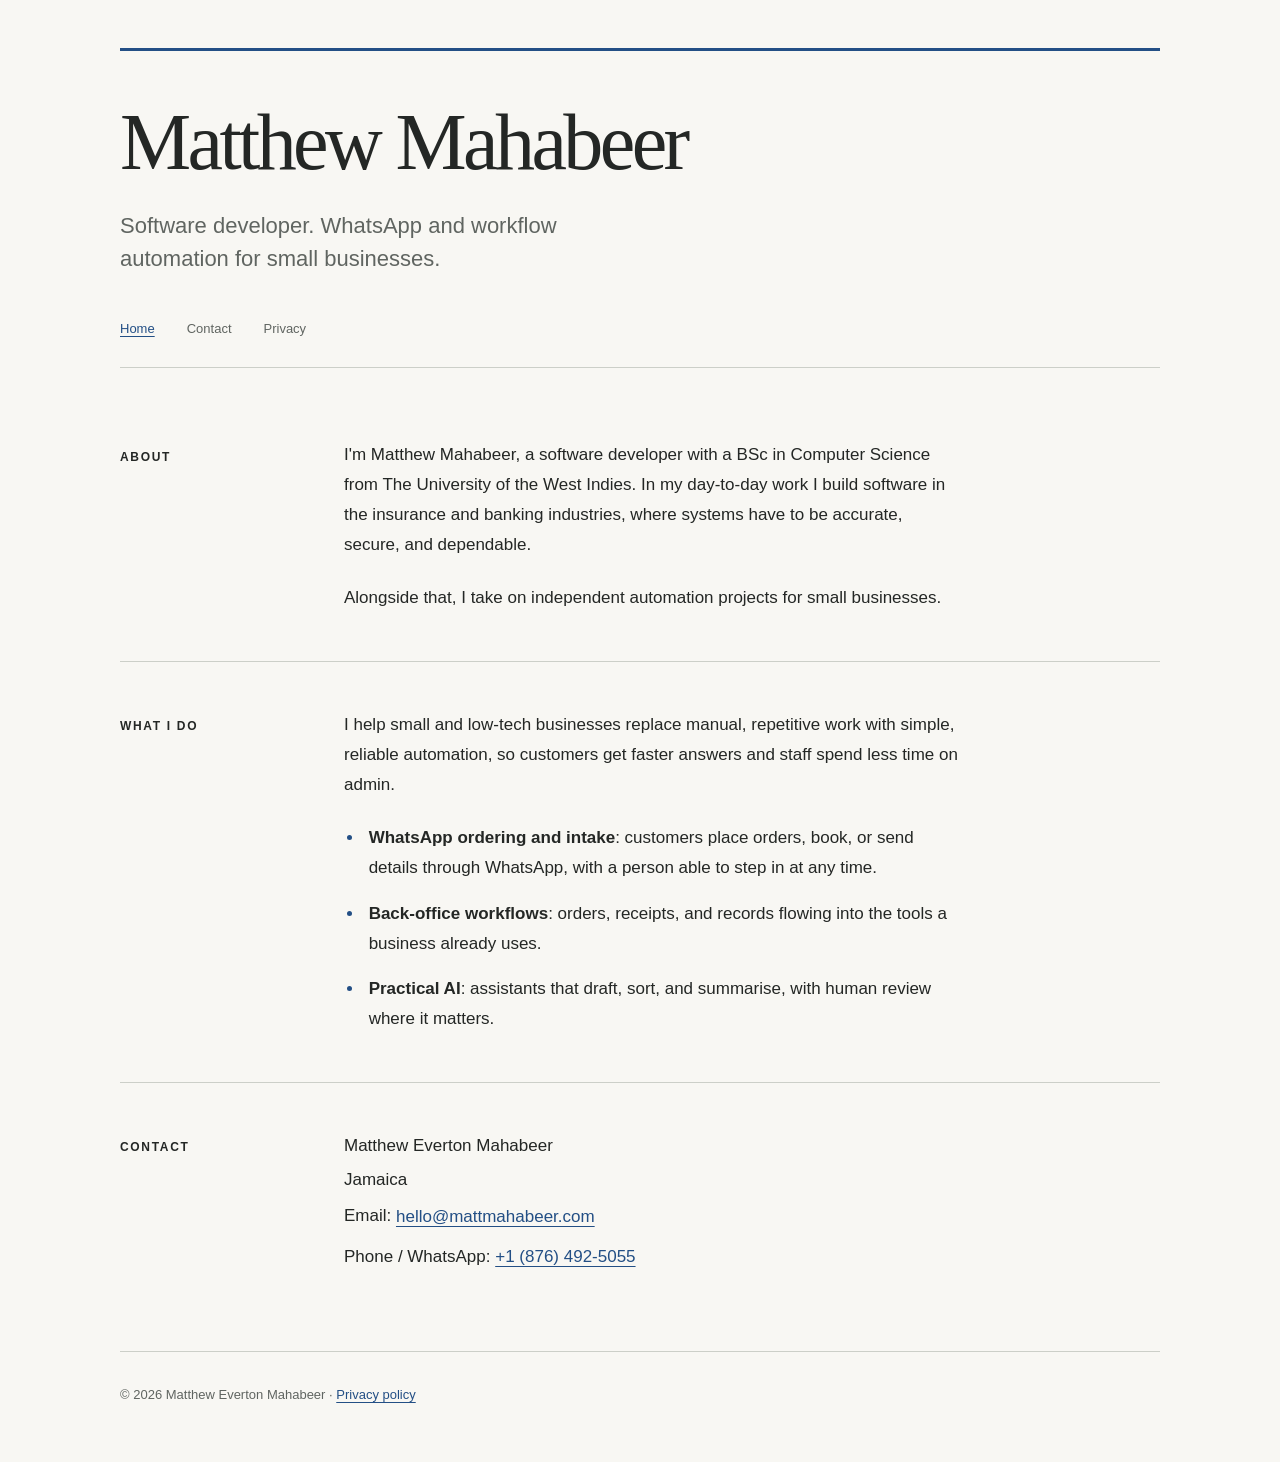
<file: index.html>
<!doctype html>
<html lang="en">
<head>
<meta charset="utf-8">
<meta name="viewport" content="width=device-width,initial-scale=1">
<title>Matthew Mahabeer — Workflow &amp; WhatsApp automation</title>
<meta name="description" content="Matthew Everton Mahabeer builds WhatsApp and workflow automation for small businesses in Jamaica.">
<meta name="theme-color" content="#f8f7f3" media="(prefers-color-scheme: light)">
<meta name="theme-color" content="#191d1c" media="(prefers-color-scheme: dark)">
<link rel="icon" type="image/svg+xml" href="data:image/svg+xml,%3Csvg xmlns='http://www.w3.org/2000/svg' viewBox='0 0 40 40'%3E%3Crect width='40' height='40' fill='%23234f85'/%3E%3Cpath d='M9 29V11h3l8 11 8-11h3v18h-4V18l-7 9-7-9v11z' fill='%23f8f7f3'/%3E%3C/svg%3E">
<link rel="stylesheet" href="style.css">
</head>
<body>
<header>
  <h1>Matthew Mahabeer</h1>
  <p class="lede">Software developer. WhatsApp and workflow automation for small businesses.</p>
  <nav aria-label="Main navigation"><a href="index.html" aria-current="page">Home</a><a href="#contact">Contact</a><a href="privacy.html">Privacy</a></nav>
</header>
<main>
  <section>
    <h2>About</h2>
    <div class="section-content">
  <p>I'm Matthew Mahabeer, a software developer with a BSc in Computer Science from The University of the West Indies. In my day-to-day work I build software in the insurance and banking industries, where systems have to be accurate, secure, and dependable.</p>
  <p>Alongside that, I take on independent automation projects for small businesses.</p>
    </div>
  </section>
  <section>
    <h2>What I do</h2>
    <div class="section-content">
  <p>I help small and low-tech businesses replace manual, repetitive work with simple, reliable automation, so customers get faster answers and staff spend less time on admin.</p>
  <ul>
    <li><strong>WhatsApp ordering and intake</strong>: customers place orders, book, or send details through WhatsApp, with a person able to step in at any time.</li>
    <li><strong>Back-office workflows</strong>: orders, receipts, and records flowing into the tools a business already uses.</li>
    <li><strong>Practical AI</strong>: assistants that draft, sort, and summarise, with human review where it matters.</li>
  </ul>
    </div>
  </section>
  <section>
    <h2 id="contact">Contact</h2>
    <div class="section-content">
  <div class="contact">
    <p>Matthew Everton Mahabeer</p>
    <p>Jamaica</p>
    <p>Email: <a href="mailto:hello@mattmahabeer.com">hello@mattmahabeer.com</a></p>
    <p>Phone / WhatsApp: <a href="tel:+18764925055">+1 (876) 492-5055</a></p>
  </div>
    </div>
  </section>
</main>
<footer>
  © 2026 Matthew Everton Mahabeer · <a href="privacy.html">Privacy policy</a>
</footer>
</body>
</html>
</file>
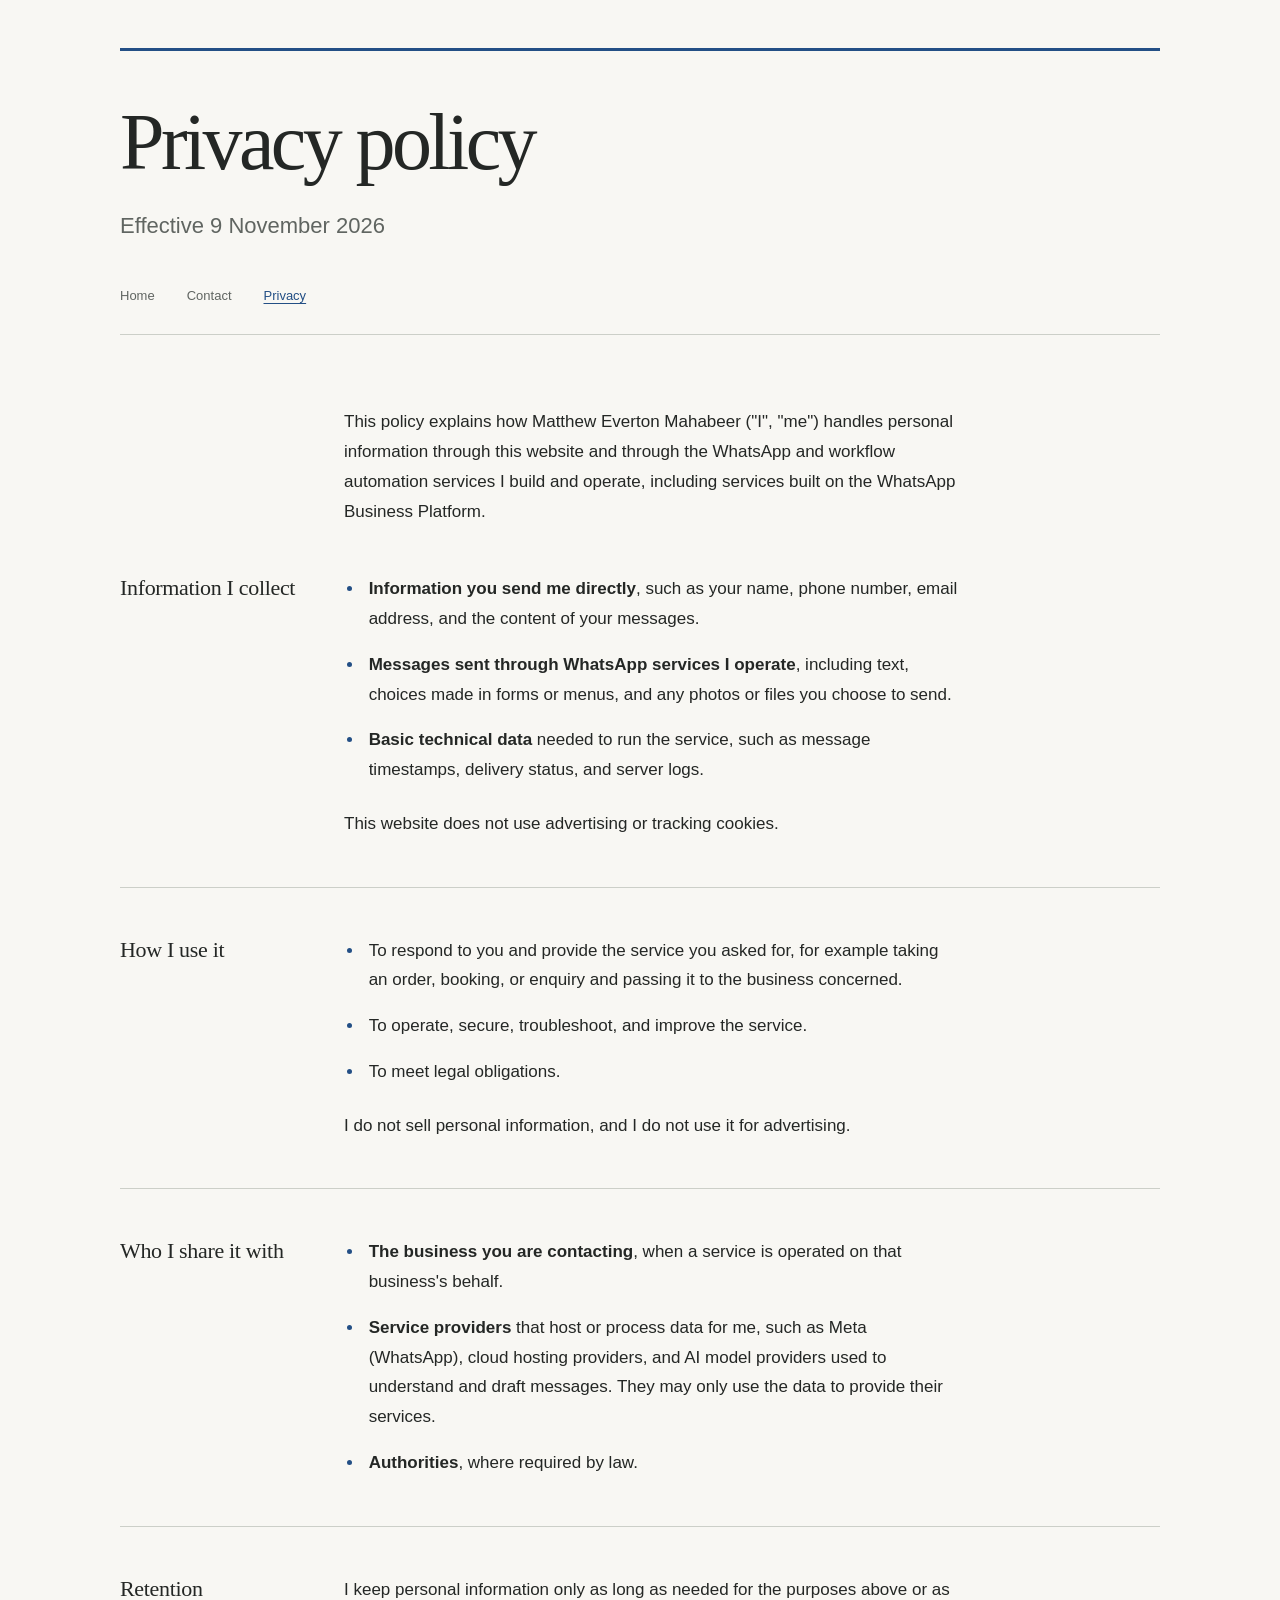
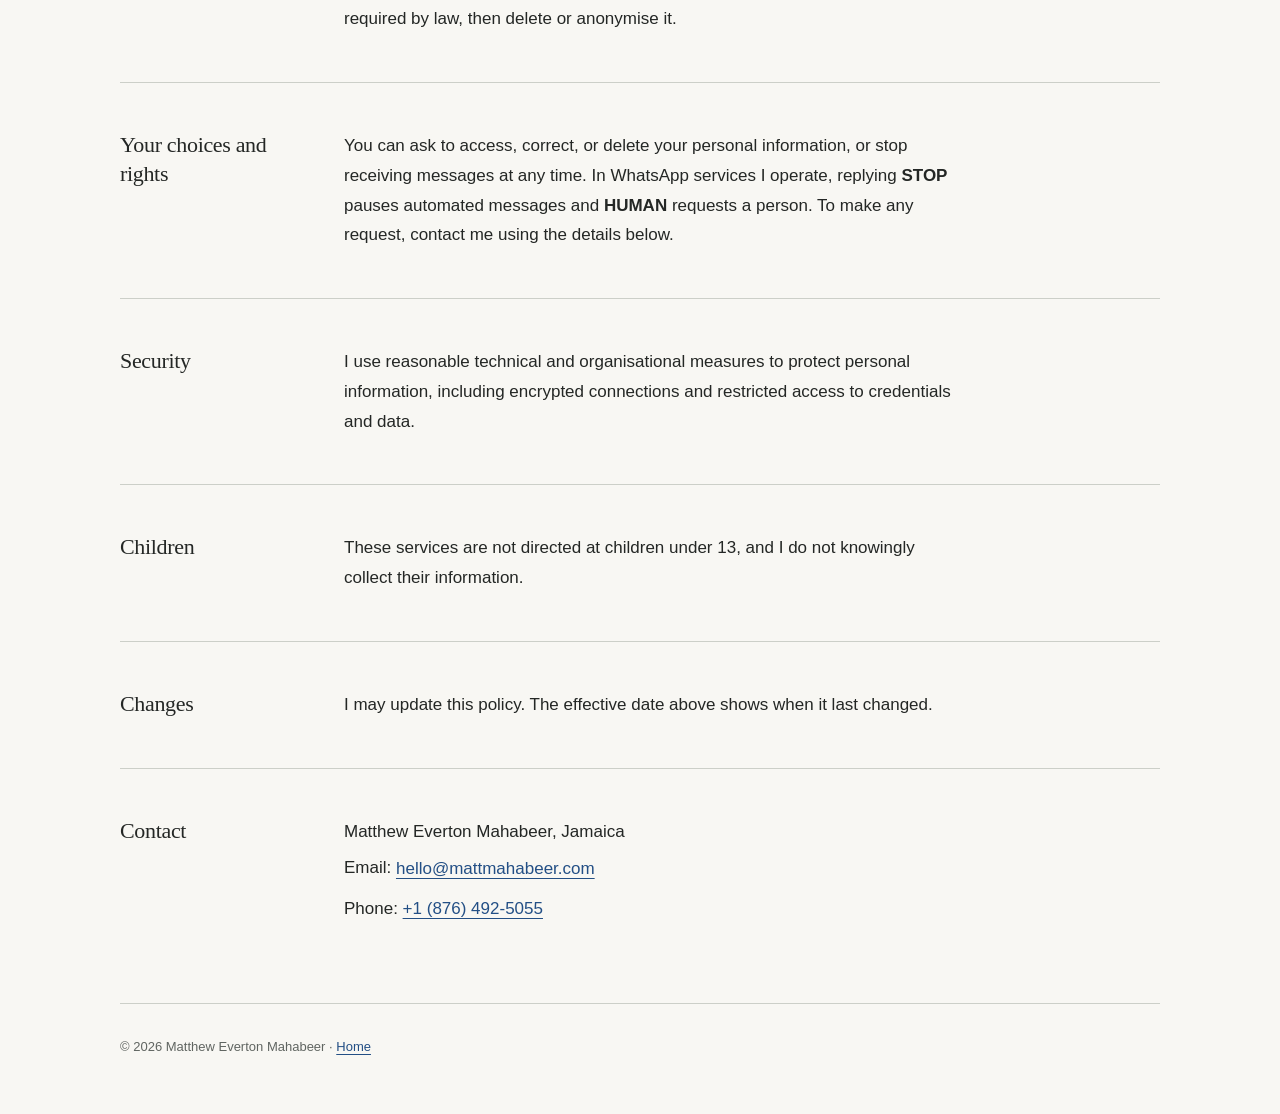
<file: privacy.html>
<!doctype html>
<html lang="en">
<head>
<meta charset="utf-8">
<meta name="viewport" content="width=device-width,initial-scale=1">
<title>Privacy policy — Matthew Mahabeer</title>
<meta name="theme-color" content="#f8f7f3" media="(prefers-color-scheme: light)">
<meta name="theme-color" content="#191d1c" media="(prefers-color-scheme: dark)">
<link rel="icon" type="image/svg+xml" href="data:image/svg+xml,%3Csvg xmlns='http://www.w3.org/2000/svg' viewBox='0 0 40 40'%3E%3Crect width='40' height='40' fill='%23234f85'/%3E%3Cpath d='M9 29V11h3l8 11 8-11h3v18h-4V18l-7 9-7-9v11z' fill='%23f8f7f3'/%3E%3C/svg%3E">
<link rel="stylesheet" href="style.css">
</head>
<body class="policy">
<header>
  <h1>Privacy policy</h1>
  <p class="lede">Effective 9 November 2026</p>
  <nav aria-label="Main navigation"><a href="index.html">Home</a><a href="index.html#contact">Contact</a><a href="privacy.html" aria-current="page">Privacy</a></nav>
</header>
<main>
  <p class="policy-intro">This policy explains how Matthew Everton Mahabeer ("I", "me") handles personal information through this website and through the WhatsApp and workflow automation services I build and operate, including services built on the WhatsApp Business Platform.</p>

  <section>
    <h2>Information I collect</h2>
    <div class="section-content">
  <ul>
    <li><strong>Information you send me directly</strong>, such as your name, phone number, email address, and the content of your messages.</li>
    <li><strong>Messages sent through WhatsApp services I operate</strong>, including text, choices made in forms or menus, and any photos or files you choose to send.</li>
    <li><strong>Basic technical data</strong> needed to run the service, such as message timestamps, delivery status, and server logs.</li>
  </ul>
  <p>This website does not use advertising or tracking cookies.</p>
    </div>
  </section>
  <section>
    <h2>How I use it</h2>
    <div class="section-content">
  <ul>
    <li>To respond to you and provide the service you asked for, for example taking an order, booking, or enquiry and passing it to the business concerned.</li>
    <li>To operate, secure, troubleshoot, and improve the service.</li>
    <li>To meet legal obligations.</li>
  </ul>
  <p>I do not sell personal information, and I do not use it for advertising.</p>
    </div>
  </section>
  <section>
    <h2>Who I share it with</h2>
    <div class="section-content">
  <ul>
    <li><strong>The business you are contacting</strong>, when a service is operated on that business's behalf.</li>
    <li><strong>Service providers</strong> that host or process data for me, such as Meta (WhatsApp), cloud hosting providers, and AI model providers used to understand and draft messages. They may only use the data to provide their services.</li>
    <li><strong>Authorities</strong>, where required by law.</li>
  </ul>
    </div>
  </section>
  <section>
    <h2>Retention</h2>
    <div class="section-content">
  <p>I keep personal information only as long as needed for the purposes above or as required by law, then delete or anonymise it.</p>
    </div>
  </section>
  <section>
    <h2>Your choices and rights</h2>
    <div class="section-content">
  <p>You can ask to access, correct, or delete your personal information, or stop receiving messages at any time. In WhatsApp services I operate, replying <strong>STOP</strong> pauses automated messages and <strong>HUMAN</strong> requests a person. To make any request, contact me using the details below.</p>
    </div>
  </section>
  <section>
    <h2>Security</h2>
    <div class="section-content">
  <p>I use reasonable technical and organisational measures to protect personal information, including encrypted connections and restricted access to credentials and data.</p>
    </div>
  </section>
  <section>
    <h2>Children</h2>
    <div class="section-content">
  <p>These services are not directed at children under 13, and I do not knowingly collect their information.</p>
    </div>
  </section>
  <section>
    <h2>Changes</h2>
    <div class="section-content">
  <p>I may update this policy. The effective date above shows when it last changed.</p>
    </div>
  </section>
  <section>
    <h2>Contact</h2>
    <div class="section-content">
  <div class="contact">
    <p>Matthew Everton Mahabeer, Jamaica</p>
    <p>Email: <a href="mailto:hello@mattmahabeer.com">hello@mattmahabeer.com</a></p>
    <p>Phone: <a href="tel:+18764925055">+1 (876) 492-5055</a></p>
  </div>
    </div>
  </section>
</main>
<footer>
  © 2026 Matthew Everton Mahabeer · <a href="index.html">Home</a>
</footer>
</body>
</html>
</file>
<file: style.css>
/* Editorial minimalism: an oversized serif masthead, a precise sans-serif
   reading grid, generous spacing, hairline rules, and one ink-blue accent. */
:root {
  color-scheme: light dark;
  --color-paper: #f8f7f3;
  --color-ink: #242725;
  --color-muted: #606561;
  --color-rule: #cccfc8;
  --color-accent: #234f85;
  --font-body: -apple-system, BlinkMacSystemFont, "Segoe UI", Roboto, "Helvetica Neue", Arial, sans-serif;
  --font-display: "Iowan Old Style", "Palatino Linotype", "Book Antiqua", Palatino, Georgia, serif;
  --type-small: 0.8125rem;
  --type-label: 0.75rem;
  --type-body: 1.0625rem;
  --type-lede: clamp(1.125rem, 1.8vw, 1.375rem);
  --type-heading: 1.375rem;
  --type-display: clamp(2.75rem, 7.3vw, 5rem);
  --space-1: 0.5rem;
  --space-2: 1rem;
  --space-3: 1.5rem;
  --space-4: 2rem;
  --space-5: 3rem;
  --space-6: 4.5rem;
  --space-7: 6rem;
  --measure: 65ch;
  --page-width: 65rem;
  --gutter: clamp(1.5rem, 4.4vw, 3rem);
  --label-width: 11rem;
  --grid-gap: 3rem;
}

@media (prefers-color-scheme: dark) {
  :root {
    --color-paper: #191d1c;
    --color-ink: #eeeee7;
    --color-muted: #b1b8b1;
    --color-rule: #474e49;
    --color-accent: #9dc4f1;
  }
}

* { box-sizing: border-box; }
html { scroll-padding-top: var(--space-4); }
body {
  margin: 0;
  background: var(--color-paper);
  color: var(--color-ink);
  font: var(--type-body)/1.75 var(--font-body);
  -webkit-font-smoothing: antialiased;
}
header, main, footer {
  width: min(calc(100% - 2 * var(--gutter)), var(--page-width));
  margin-inline: auto;
}
header {
  border-top: 3px solid var(--color-accent);
  margin-top: var(--space-5);
  padding-top: var(--space-5);
}
h1 {
  margin: 0;
  font-family: var(--font-display);
  font-size: var(--type-display);
  font-weight: 400;
  letter-spacing: -0.045em;
  line-height: 1.08;
  text-wrap: balance;
}
.lede {
  max-width: 43ch;
  margin: var(--space-3) 0 var(--space-4);
  color: var(--color-muted);
  font-size: var(--type-lede);
  line-height: 1.5;
}
nav {
  display: flex;
  flex-wrap: wrap;
  gap: var(--space-1) var(--space-3);
  border-bottom: 1px solid var(--color-rule);
  padding-bottom: var(--space-2);
}
a {
  color: var(--color-accent);
  text-decoration-thickness: 1px;
  text-underline-offset: 0.22em;
}
a:hover { text-decoration-thickness: 2px; }
a:focus-visible {
  outline: 2px solid var(--color-accent);
  outline-offset: 5px;
  border-radius: 1px;
}
nav a {
  display: inline-flex;
  align-items: center;
  min-height: 44px;
  padding: var(--space-1) 0.25rem;
  color: var(--color-muted);
  font-size: var(--type-small);
  text-decoration: none;
}
nav a:first-child { margin-left: -0.25rem; }
nav a:hover, nav a[aria-current="page"] {
  color: var(--color-accent);
  text-decoration: underline;
}
main { padding-top: var(--space-6); }
section {
  display: grid;
  grid-template-columns: var(--label-width) minmax(0, 1fr);
  gap: var(--grid-gap);
}
section + section {
  margin-top: var(--space-5);
  border-top: 1px solid var(--color-rule);
  padding-top: var(--space-5);
}
h2 {
  margin: 0;
  padding-top: 0.45rem;
  font-size: var(--type-label);
  font-weight: 650;
  letter-spacing: 0.14em;
  line-height: 1.6;
  text-transform: uppercase;
}
.section-content, .policy-intro { max-width: var(--measure); min-width: 0; }
p { margin: 0 0 var(--space-3); }
p:last-child, ul:last-child { margin-bottom: 0; }
ul { margin: var(--space-3) 0; padding-left: 1.2em; }
li { padding-left: 0.25em; }
li + li { margin-top: var(--space-2); }
li::marker { color: var(--color-accent); }
strong { font-weight: 600; }
.contact p { margin-bottom: 0.25rem; }
.contact a { display: inline-block; padding-block: 0.2rem; overflow-wrap: anywhere; }
.policy-intro {
  margin-left: calc(var(--label-width) + var(--grid-gap));
  margin-bottom: var(--space-5);
}
.policy h2 {
  padding-top: 0;
  font-family: var(--font-display);
  font-size: var(--type-heading);
  font-weight: 400;
  letter-spacing: -0.015em;
  line-height: 1.3;
  text-transform: none;
}
.policy section ul:first-child { margin-top: 0; }
footer {
  margin-top: var(--space-6);
  border-top: 1px solid var(--color-rule);
  padding-top: var(--space-3);
  padding-bottom: var(--space-5);
  color: var(--color-muted);
  font-size: var(--type-small);
}
footer a { display: inline-block; padding-block: var(--space-1); }
::selection { color: var(--color-paper); background: var(--color-accent); }

@media (max-width: 700px) {
  header { margin-top: var(--space-3); padding-top: var(--space-4); }
  .lede { margin-top: var(--space-3); }
  main { padding-top: var(--space-5); }
  section { grid-template-columns: minmax(0, 1fr); gap: var(--space-2); }
  section + section { margin-top: var(--space-4); padding-top: var(--space-4); }
  h2 { padding-top: 0; }
  .policy-intro { margin-left: 0; }
  footer { margin-top: var(--space-5); }
}

@media print {
  :root {
    --color-paper: #fff;
    --color-ink: #000;
    --color-muted: #333;
    --color-rule: #bbb;
    --color-accent: #000;
  }
  header { margin-top: 0; }
  h2 { break-after: avoid; }
  a { text-decoration: none; }
}
</file>
